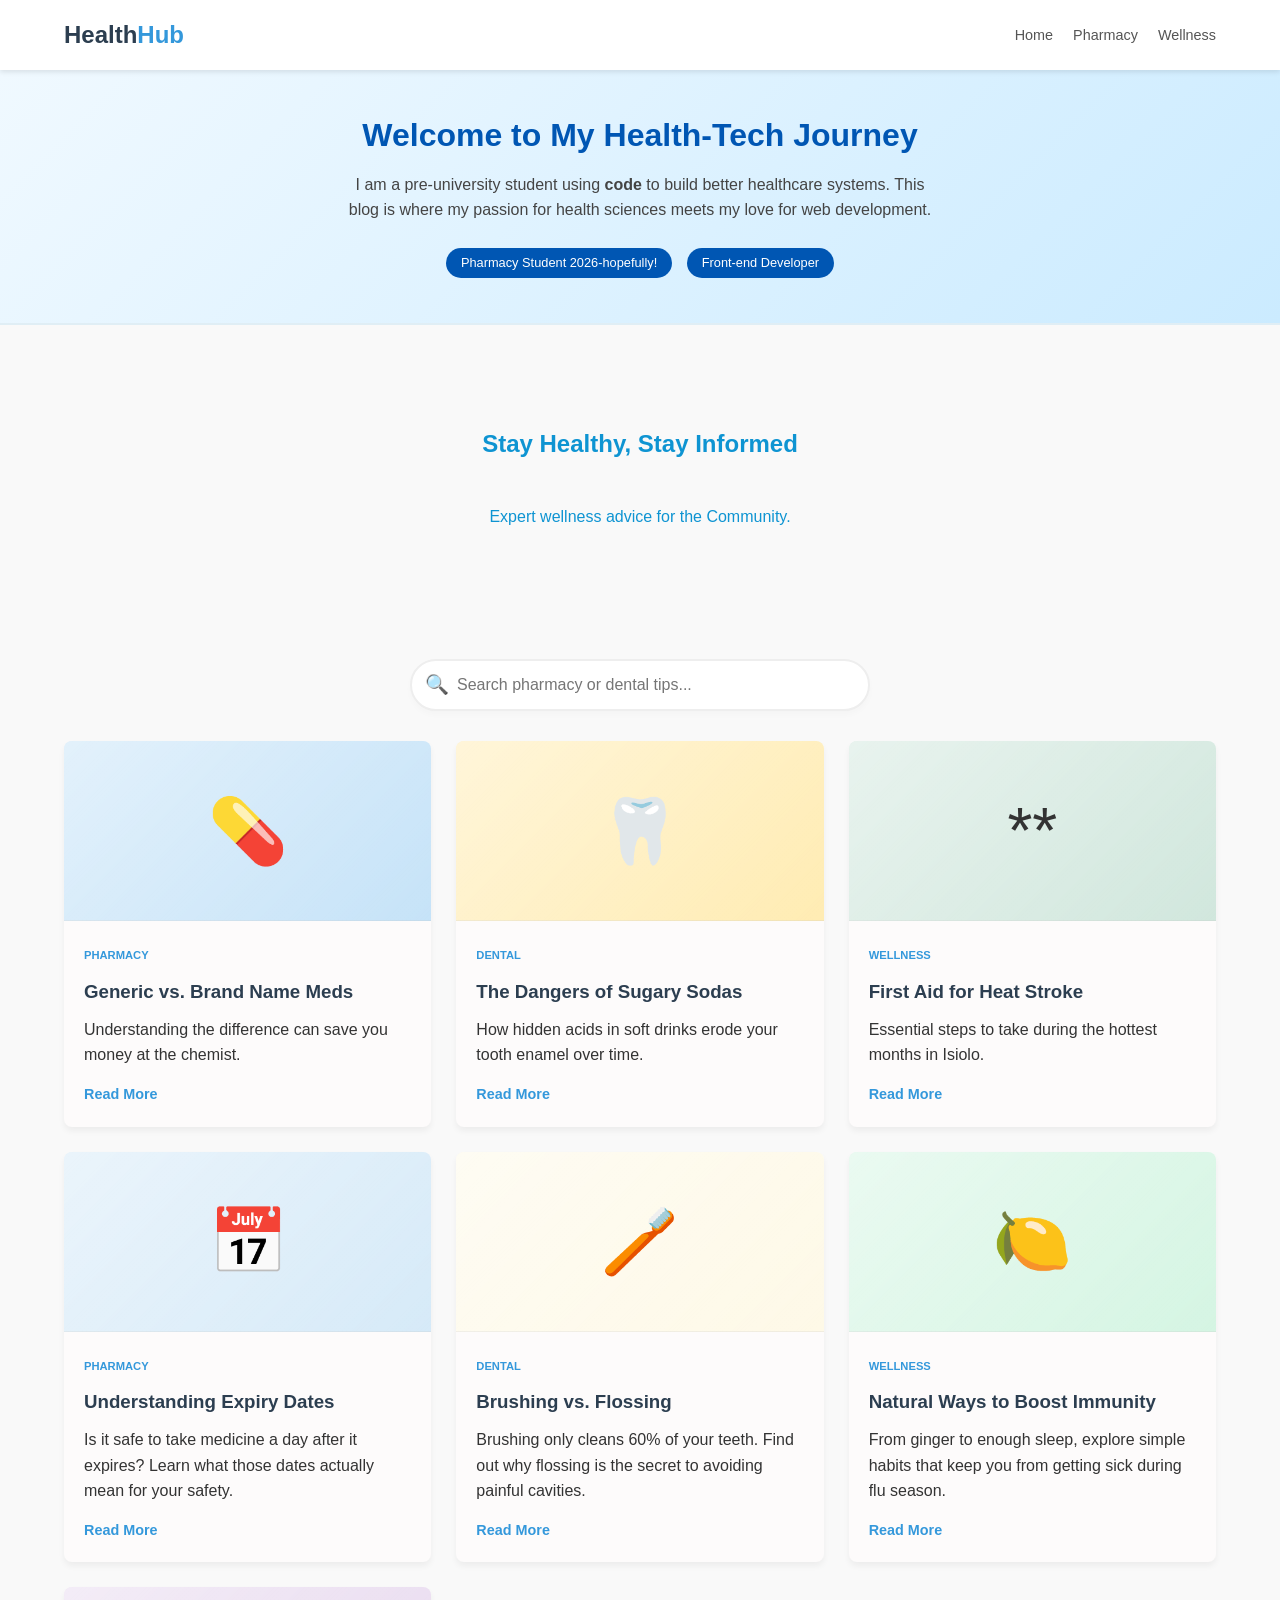
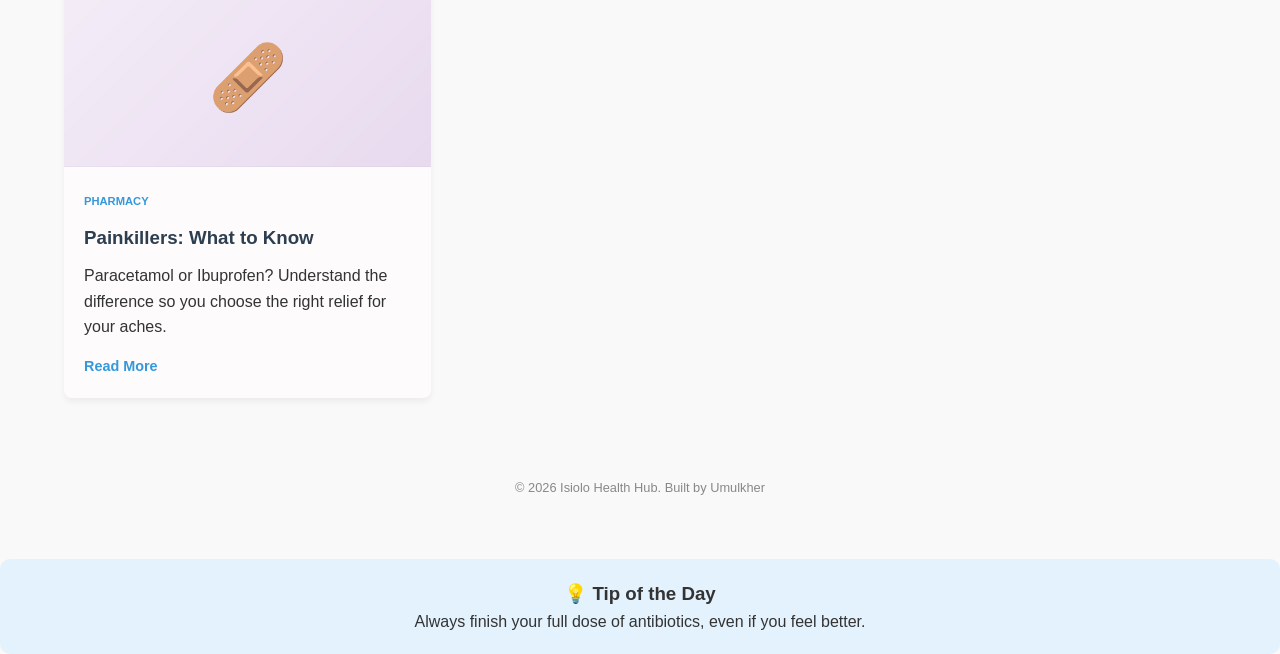
<file: index.html>
<!DOCTYPE html>
<html lang="en">
<head>
    <meta charset="UTF-8">
    <meta name="viewport" content="width=device-width, initial-scale=1.0">
    <title>Isiolo Health Hub | Reliable Tips</title>
    <link rel="stylesheet" href="style.css">
</head>
<body>

    <header>
        <nav>
            <div class="logo">Health<span>Hub</span></div>
            <ul>
                <li><a href="#">Home</a></li>
                <li><a href="#">Pharmacy</a></li>
                <li><a href="#">Wellness</a></li>
            </ul>
        </nav>
    </header>


<section class="welcome-section">
    <div class="welcome-container">
        <h1>Welcome to My Health-Tech Journey</h1>
        <p>I am a pre-university student using <strong>code</strong> to build better healthcare systems. This blog is where my passion for health sciences meets my love for web development.</p>
        <div class="welcome-badges">
            <span class="badge">Pharmacy Student 2026-hopefully!</span>
            <span class="badge">Front-end Developer</span>
        </div>
    </div>
</section>

    <section class="hero">
        <h1>Stay Healthy, Stay Informed</h1>
        <p>Expert wellness advice for the Community.</p>
    </section>

    <main>

<div class="search-wrapper">
    <input type="text" id="searchInput" placeholder="Search pharmacy or dental tips...">
    <span class="search-icon">🔍</span>
</div>

<p id="no-results-message" style="display: none;">No matching health tips found.</p>

        <section class="blog-grid" id="blog-container" >
            
        </section>
    </main>

    <footer>
        <p>&copy; 2026 Isiolo Health Hub. Built by Umulkher</p>
    </footer>

    <section id="daily-tip" style="background: #e3f2fd; padding: 20px; border-radius: 10px; margin-top: 20px; text-align: center;">
    <h3>💡 Tip of the Day</h3>
    <p id="tip-text">Loading your health tip...</p>
</section>

<script src="main.js"></script>
</body>
</html>
</file>
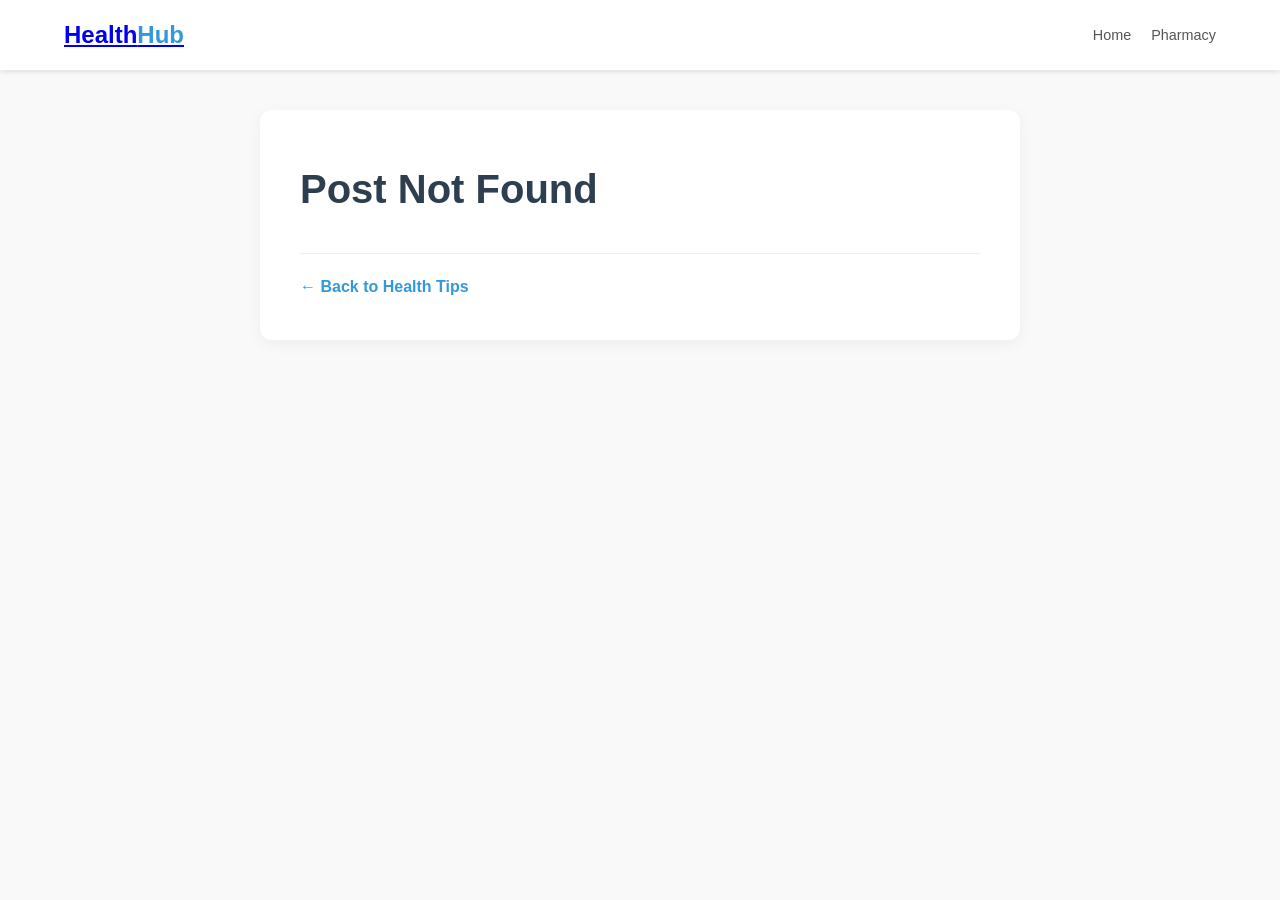
<file: post.html>
<!DOCTYPE html>
<html lang="en">
<head>
    <meta charset="UTF-8">
    <meta name="viewport" content="width=device-width, initial-scale=1.0">
    <title>Health Tip Details | HealthHub</title>
    <link rel="stylesheet" href="style.css">
</head>
<body>

    <header>
        <nav>
            <div class="logo"><a href="index.html">Health<span>Hub</span></a></div>
            <ul>
                <li><a href="index.html">Home</a></li>
                <li><a href="#">Pharmacy</a></li>
            </ul>
        </nav>
    </header>

    <main class="post-template">
        <article class="full-post">
            <span id="post-category" class="category"></span>
            <h1 id="post-title">Loading Article...</h1>
            <div id="post-content" class="post-body">
                </div>
            <div class="post-footer">
                <a href="index.html" class="back-link">&larr; Back to Health Tips</a>
            </div>
        </article>
    </main>

    <script>
        // Assistant: Get the ID from the URL (e.g., post.html?id=1)
        const urlParams = new URLSearchParams(window.location.search);
        const postId = urlParams.get('id');

        // Assistant: Find the data in the JSON "Menu"
        fetch('posts.json')
            .then(response => response.json())
            .then(data => {
                const post = data.find(p => p.id == postId);

                if (post) {
                    document.getElementById('post-title').innerText = post.title;
                    document.getElementById('post-category').innerText = post.category;
                    document.getElementById('post-content').innerText = post.content;
                    document.title = post.title + " | HealthHub";
                } else {
                    document.getElementById('post-title').innerText = "Post Not Found";
                }
            })
            .catch(err => console.error("Error loading post:", err));
    </script>

</body>
</html>
</file>
<file: style.css>
/* Basic Reset */
* {
    margin: 0;
    padding: 0;
    box-sizing: border-box;
    font-family: 'Segoe UI', Tahoma, Geneva, Verdana, sans-serif;
}

body {
    background-color: #f9f9f9;
    color: #333;
    line-height: 1.6;
}

/*welcome*/

.welcome-section {
    background: linear-gradient(135deg, #f0f9ff 0%, #cbebff 100%); /* Light medical blue */
    padding: 40px 20px;
    text-align: center;
    border-bottom: 2px solid #e0eef5;
}

.welcome-container h1 {
    color: #0056b3;
    font-size: 2rem;
    margin-bottom: 10px;
}

.welcome-container p {
    color: #444;
    max-width: 600px;
    margin: 0 auto 20px auto;
    line-height: 1.6;
}

.badge {
    background: #0056b3;
    color: white;
    padding: 5px 15px;
    border-radius: 20px;
    font-size: 0.8rem;
    margin: 5px;
    display: inline-block;
}



/* Navigation */
header {
    background: #fff;
    padding: 1rem 5%;
    box-shadow: 0 2px 5px rgba(0,0,0,0.1);
    position: sticky;
    top: 0;
    z-index: 100;
}

nav {
    display: flex;
    justify-content: space-between;
    align-items: center;
}

.logo {
    font-size: 1.5rem;
    font-weight: bold;
    color: #2c3e50;
}

.logo span { color: #3498db; }

nav ul { display: flex; list-style: none; }
nav ul li { margin-left: 20px; }
nav ul li a { text-decoration: none; color: #555; font-size: 0.9rem; }




/* Hero Section */
.hero {
    color: rgb(14, 148, 210);
    padding: 60px 5%;
    text-align: center;
    border-radius: 700rem;
}

.hero h1,

/* Blog Grid */
main { padding: 40px 5%; }



#no-results-message {
    text-align: center;
    color: #7f8c8d;
    padding: 20px;
    font-size: 1.2rem;
    background: #a4d6fe;
    border-radius: 9px;
    margin: 20px auto;
    max-width: 500px;
    box-shadow: 0 2px 10px rgba(0,0,0,0.05);
    border: 1px dashed #f98383;
}


.blog-grid {
    display: grid;
    grid-template-columns: repeat(auto-fit, minmax(300px, 1fr));
    gap: 25px;
}

.card {
    background: rgb(253, 251, 251);
    border-radius: 8px;
    overflow: hidden;
    transition: 0.3s;
    box-shadow: 0 4px 6px rgba(0,0,0,0.05);
}

.card:hover { transform: translateY(-5px); }

.card-image {
     height: 180px;
      width: 100%;
      display: flex;
      align-items: center;
      justify-content: center;
      font-size: 4rem; 
      border-bottom: 1px solid #eee;
      transition: all 0.3s ease;
      background-image: linear-gradient(135deg, rgba(255,255,255,0.5) 0%, rgba(255,255,255,0) 100%);
    border-bottom: 1px solid rgba(0,0,0,0.05);
    }

    .card:hover .card-image {
        font-size: 5rem;
        filter: brightness(1.05);
    }

.card-content { padding: 20px; }

.category {
    font-size: 0.7rem;
    text-transform: uppercase;
    color: #3498db;
    font-weight: bold;
}

.card-content h3 { margin: 10px 0; color: #2c3e50; }

.read-btn {
    display: inline-block;
    margin-top: 15px;
    color: #3498db;
    text-decoration: none;
    font-weight: 600;
    font-size: 0.9rem;
}

footer {
    text-align: center;
    padding: 40px;
    font-size: 0.8rem;
    color: #888;
}

/* --- Search Bar Styles --- */
.search-wrapper {
    position: relative;
    max-width: 500px;
    margin: 30px auto;
    padding: 0 20px;
    color: #aaeefc;
}

#searchInput {
    width: 100%;
    padding: 15px 25px 15px 45px;
    font-size: 1rem;
    border: 2px solid #eee;
    border-radius: 50px;
    outline: none;
    transition: all 0.3s ease;
    box-shadow: 0 4px 6px rgba(0,0,0,0.02);
}

#searchInput:focus {
    border-color: #3498db;
    box-shadow: 0 4px 12px rgba(52, 152, 219, 0.1);
}

.search-icon {
    position: absolute;
    left: 35px;
    top: 50%;
    transform: translateY(-50%);
    color: #999;
    font-size: 1.2rem;
}

/* Animation for filtering cards */
.card {
    transition: transform 0.3s ease, opacity 0.3s ease;
}


/* Specific Styles for the Single Post Page */
.post-template {
    max-width: 800px;
    margin: 40px auto;
    padding: 0 20px;
}

.full-post {
    background: #fff;
    padding: 40px;
    border-radius: 12px;
    box-shadow: 0 4px 15px rgba(0,0,0,0.05);
}

#post-title {
    font-size: 2.5rem;
    color: #2c3e50;
    margin: 15px 0 25px 0;
    line-height: 1.2;
}

.post-body {
    font-size: 1.15rem;
    line-height: 1.8;
    color: #444;
}

.post-footer {
    margin-top: 40px;
    padding-top: 20px;
    border-top: 1px solid #eee;
}

.back-link {
    color: #3498db;
    text-decoration: none;
    font-weight: bold;
}

.back-link:hover {
    text-decoration: underline;
}

/* Responsive adjustments */

/* Tablets and small laptops */
@media (max-width: 900px) {
    header {
        padding: 0.75rem 4%;
    }

    .hero {
        padding: 40px 4%;
    }

    main {
        padding: 30px 4%;
    }
}

/* Mobile phones */
@media (max-width: 600px) {
    nav {
        flex-direction: column;
        align-items: flex-start;
        gap: 10px;
    }

    .logo {
        font-size: 1.3rem;
    }

    nav ul {
        width: 100%;
        justify-content: space-between;
    }

    nav ul li {
        margin-left: 0;
    }

    .hero {
        padding: 30px 6%;
        text-align: center;
    }

    .hero h1 {
        font-size: 1.8rem;
    }

    .hero p {
        font-size: 0.95rem;
    }

    main {
        padding: 25px 4%;
    }

    .blog-grid {
        grid-template-columns: 1fr;
        gap: 20px;
    }

    .card-image {
        height: 160px;
    }

    .search-wrapper {
        margin: 20px auto;
        padding: 0 10px;
    }

    #searchInput {
        font-size: 0.95rem;
        padding: 12px 22px 12px 40px;
    }

    .search-icon {
        left: 25px;
        font-size: 1rem;
    }

    footer {
        padding: 25px 10px;
        font-size: 0.75rem;
    }

    /* Single post layout tweaks */
    .post-template {
        margin: 25px auto;
        padding: 0 15px;
    }

    #post-title {
        font-size: 1.8rem;
    }

    .full-post {
        padding: 20px;
    }
}
</file>
